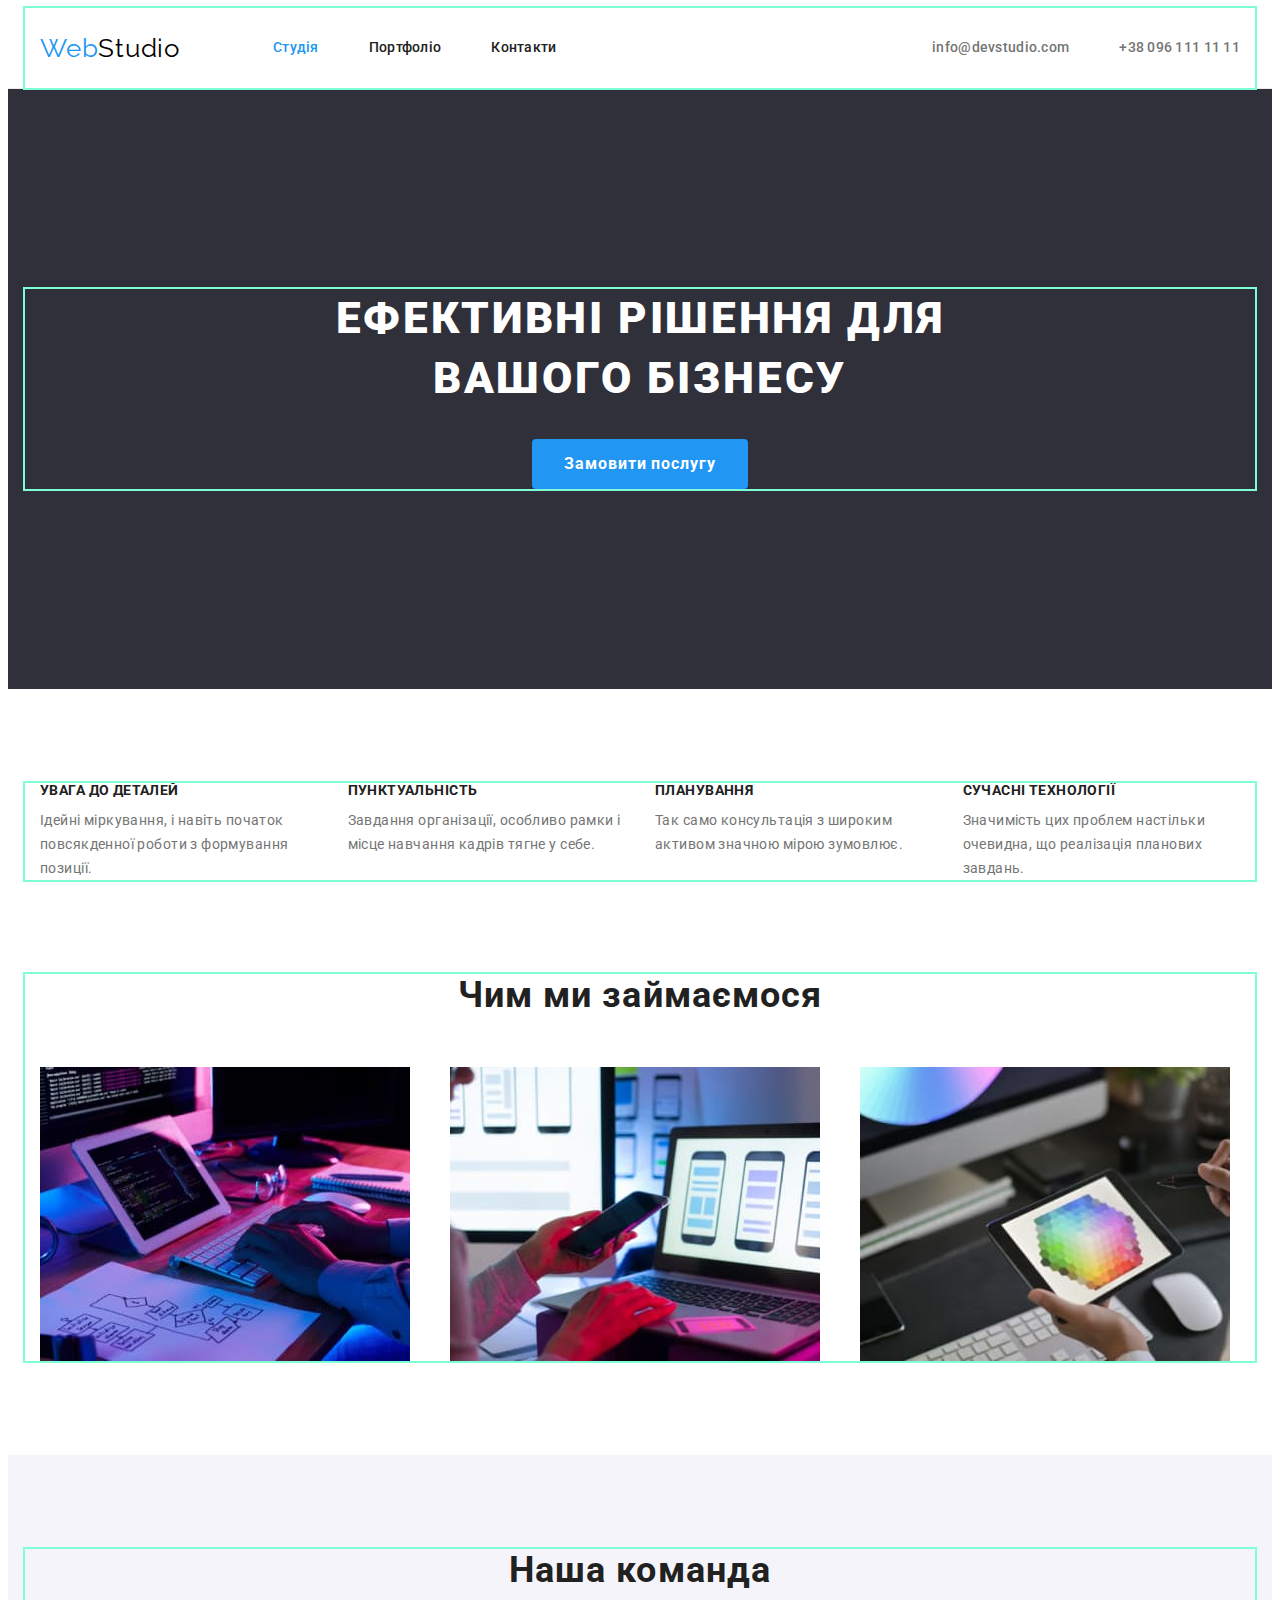
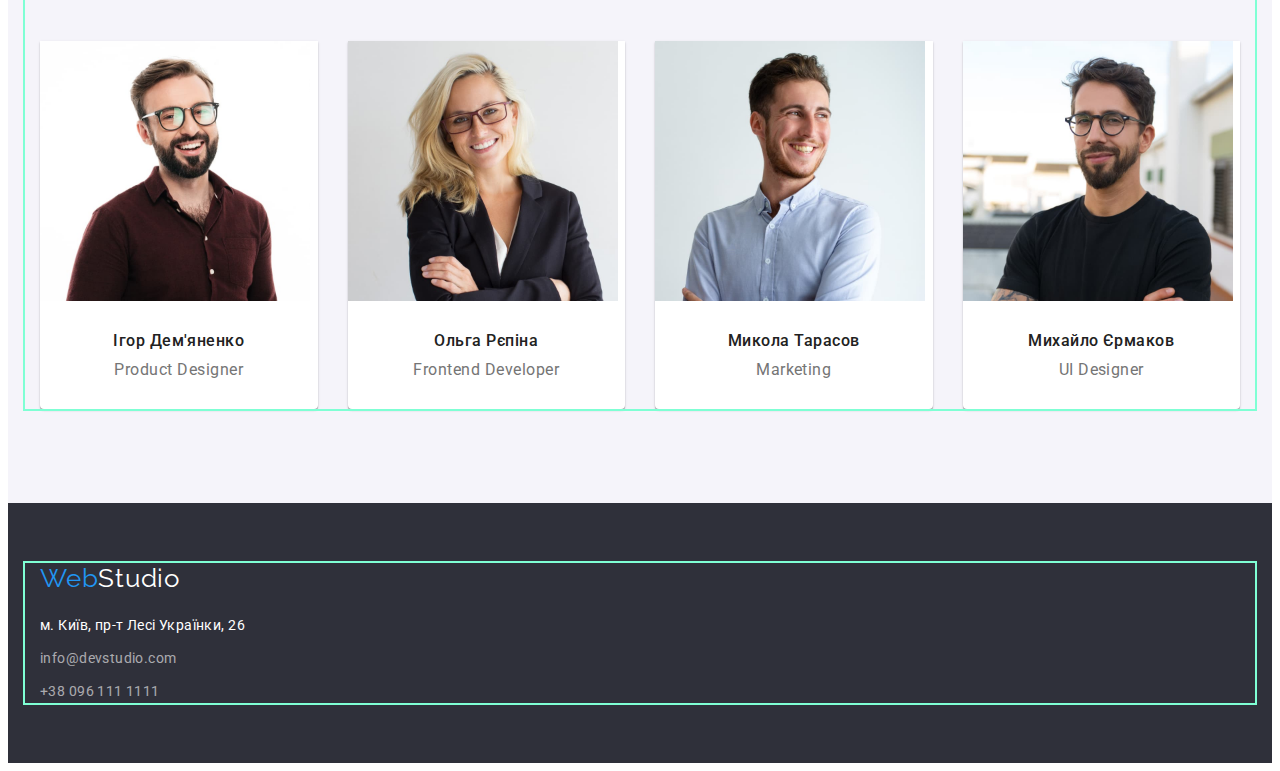
<file: index.html>
<!DOCTYPE html>
<html lang="uk">
  <head>
    <meta charset="UTF-8" />
    <meta http-equiv="X-UA-Compatible" content="IE=edge" />
    <meta name="viewport" content="width=device-width, initial-scale=1.0" />
    <title>Студія</title>
    <link rel="preconnect" href="https://fonts.googleapis.com" />
    <link rel="preconnect" href="https://fonts.gstatic.com" crossorigin />
    <link
      href="https://fonts.googleapis.com/css2?family=Raleway:wght@700&family=Roboto:wght@400;500;700;900&display=swap"
      rel="stylesheet" />
    <link
      rel="stylesheet"
      href="https://cdnjs.cloudflare.com/ajax/libs/modern-normalize/1.1.0/modern-normalize.min.css"
      integrity="sha512-wpPYUAdjBVSE4KJnH1VR1HeZfpl1ub8YT/NKx4PuQ5NmX2tKuGu6U/JRp5y+Y8XG2tV+wKQpNHVUX03MfMFn9Q=="
      crossorigin="anonymous"
      referrerpolicy="no-referrer" />
    <link rel="stylesheet" href="./css/styles.css" />
  </head>
  <body>
    <!-- Шапка сторінки -->
    <header class="header">
      <div class="header-container container">
        <nav class="header-nav">
          <a href="./index.html" lang="en" class="logo">
            Web<span class="logo-header">Studio</span>
          </a>
          <ul class="site-nav list">
            <li class="site-nav-item">
              <a href="./index.html" class="link current">Студія</a>
            </li>
            <li class="site-nav-item">
              <a href="./portfolio.html" class="link">Портфоліо</a>
            </li>
            <li class="site-nav-item">
              <a href="#" class="link">Контакти</a>
            </li>
          </ul>
        </nav>
        <ul class="site-contacts list">
          <li class="site-contacts-item">
            <a href="mailto:info@devstudio.com" class="link"
              >info@devstudio.com</a
            >
          </li>
          <li class="site-contacts-item">
            <a href="tel:+380961111111" class="link">+38 096 111 11 11</a>
          </li>
        </ul>
      </div>
    </header>
    <main>
      <!-- Герой -->
      <section class="hero">
        <div class="hero-container container">
          <h1 class="hero-title">Ефективні рішення для вашого бізнесу</h1>
          <button type="button" class="hero-btn">Замовити послугу</button>
        </div>
      </section>
      <!-- Переваги компанії -->
      <section class="benefits">
        <div class="benefits-container container">
          <h2 class="visually-hidden">Переваги компанії</h2>
          <ul class="benefits-list list">
            <li class="benefits-item">
              <h3 class="benefits-title">Увага до деталей</h3>
              <p class="benefits-el">
                Ідейні міркування, і навіть початок повсякденної роботи з
                формування позиції.
              </p>
            </li>
            <li class="benefits-item">
              <h3 class="benefits-title">Пунктуальність</h3>
              <p class="benefits-el">
                Завдання організації, особливо рамки і місце навчання кадрів
                тягне у себе.
              </p>
            </li>
            <li class="benefits-item">
              <h3 class="benefits-title">Планування</h3>
              <p class="benefits-el">
                Так само консультація з широким активом значною мірою зумовлює.
              </p>
            </li>
            <li class="benefits-item">
              <h3 class="benefits-title">Сучасні технології</h3>
              <p class="benefits-el">
                Значимість цих проблем настільки очевидна, що реалізація
                планових завдань.
              </p>
            </li>
          </ul>
        </div>
      </section>
      <!-- Чим ми займаємося -->
      <section class="examples section">
        <div class="examples-container container">
          <h2 class="title">Чим ми займаємося</h2>
          <ul class="examples-list list">
            <li class="examples-item">
              <img
                class="examples-img"
                src="./images/about-img-1.jpg"
                alt="Розробник створює код"
                width="370"
                height="294" />
            </li>
            <li class="examples-item">
              <img
                class="examples-img"
                src="./images/about-img-2.jpg"
                alt="Розробник створює дизайн додатку для мобільних пристроїв"
                width="370"
                height="294" />
            </li>
            <li class="examples-item">
              <img
                class="examples-img"
                src="./images/about-img-3.jpg"
                alt="Дизайнер підбирає палітру кольорів для проекту"
                width="370"
                height="294" />
            </li>
          </ul>
        </div>
      </section>
      <!-- Наша команда -->
      <section class="team section">
        <div class="team-container container">
          <h2 class="title">Наша команда</h2>
          <ul class="team-list list">
            <li class="team-item">
              <img
                class="team-img"
                src="./images/team-img-1.jpg"
                alt="Усміхнений шатен в окулярах бордовій сорочці"
                width="270"
                height="260" />
              <div class="team-wrap">
                <h3 class="team-title">Ігор Дем'яненко</h3>
                <p class="team-el" lang="en">Product Designer</p>
              </div>
            </li>
            <li class="team-item">
              <img
                class="team-img"
                src="./images/team-img-2.jpg"
                alt="Усміхнена блондинка в окулярах та чорному жакеті"
                width="270"
                height="260" />
              <div class="team-wrap">
                <h3 class="team-title">Ольга Рєпіна</h3>
                <p class="team-el" lang="en">Frontend Developer</p>
              </div>
            </li>
            <li class="team-item">
              <img
                class="team-img"
                src="./images/team-img-3.jpg"
                alt="Усміхнений шатен в блакитній сорочці"
                width="270"
                height="260" />
              <div class="team-wrap">
                <h3 class="team-title">Микола Тарасов</h3>
                <p class="team-el" lang="en">Marketing</p>
              </div>
            </li>
            <li class="team-item">
              <img
                class="team-img"
                src="./images/team-img-4.jpg"
                alt="Усміхнений брюнет в окулярах та чорній футболці"
                width="270"
                height="260" />
              <div class="team-wrap">
                <h3 class="team-title">Михайло Єрмаков</h3>
                <p class="team-el" lang="en">UI Designer</p>
              </div>
            </li>
          </ul>
        </div>
      </section>
    </main>
    <!-- Підвал сторінки -->
    <footer class="footer">
      <div class="footer-container container">
        <a href="./index.html" lang="en" class="logo">
          Web<span class="logo-footer">Studio</span>
        </a>
        <address class="address">
          <ul class="footer-list list">
            <li class="footer-item">
              <a
                class="address-link link"
                href="https://goo.gl/maps/MVAdU7KqTYujUdC46"
                target="_blank"
                rel="noopener noreferrer nofolow"
                >м. Київ, пр-т Лесі Українки, 26</a
              >
            </li>
            <li class="footer-item">
              <a class="link" href="mailto:info@devstudio.com"
                >info@devstudio.com</a
              >
            </li>
            <li class="footer-item">
              <a class="link" href="tel:+380961111111">+38 096 111 1111</a>
            </li>
          </ul>
        </address>
      </div>
    </footer>
  </body>
</html>
</file>
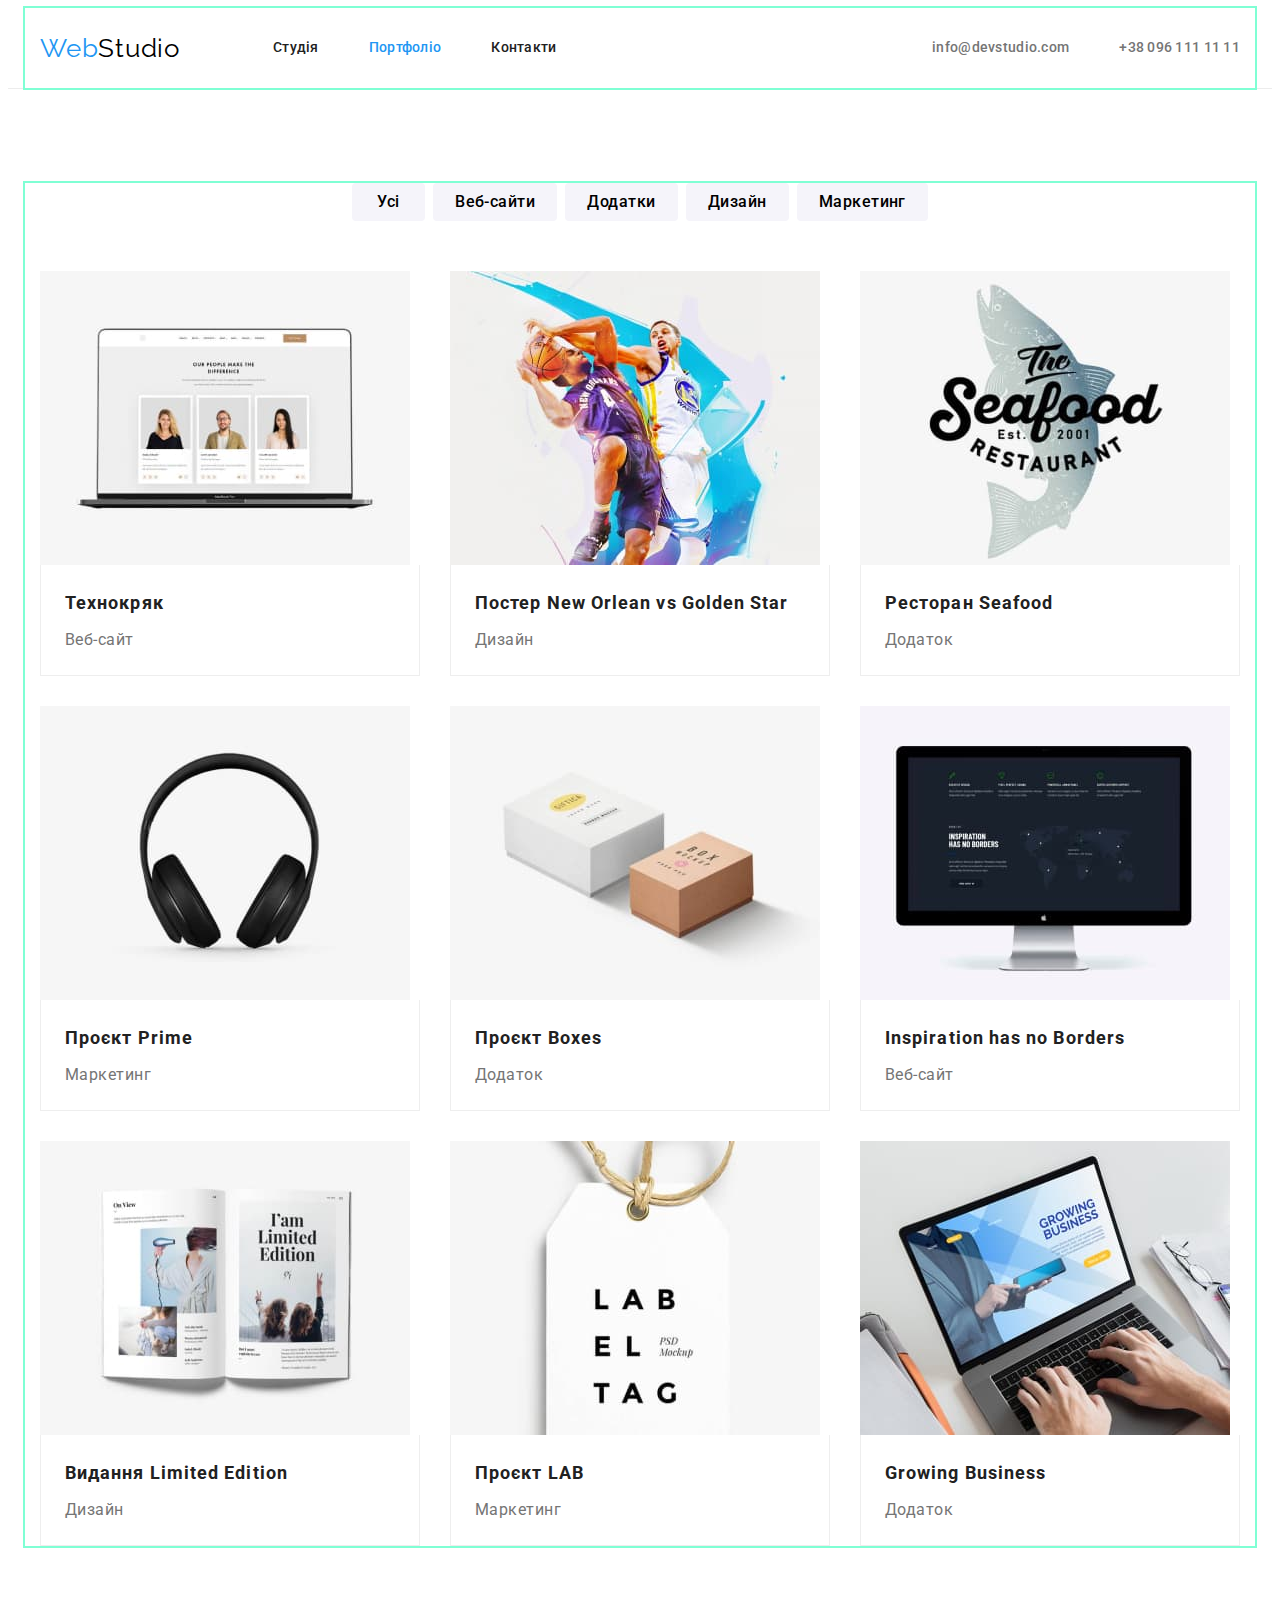
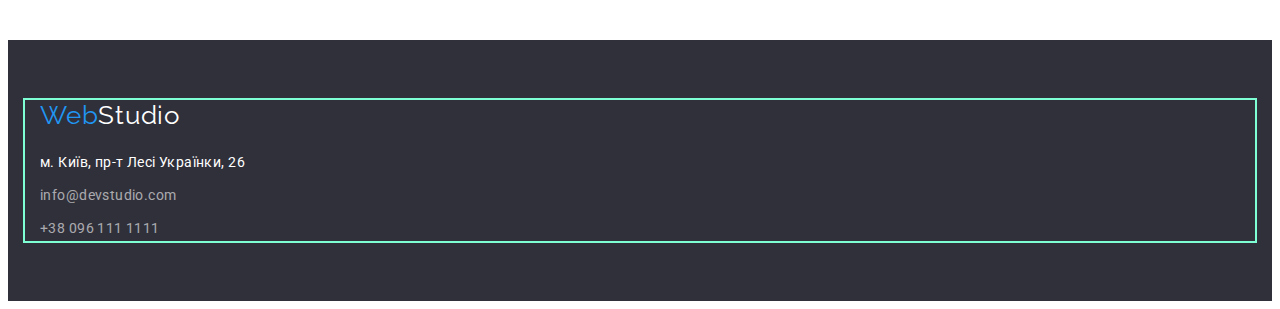
<file: portfolio.html>
<!DOCTYPE html>
<html lang="uk">
  <head>
    <meta charset="UTF-8" />
    <meta http-equiv="X-UA-Compatible" content="IE=edge" />
    <meta name="viewport" content="width=device-width, initial-scale=1.0" />
    <title>Портфоліо</title>
    <link rel="preconnect" href="https://fonts.googleapis.com" />
    <link rel="preconnect" href="https://fonts.gstatic.com" crossorigin />
    <link
      href="https://fonts.googleapis.com/css2?family=Raleway:wght@700&family=Roboto:wght@400;500;700;900&display=swap"
      rel="stylesheet" />
    <link
      rel="stylesheet"
      href="https://cdnjs.cloudflare.com/ajax/libs/modern-normalize/1.1.0/modern-normalize.min.css"
      integrity="sha512-wpPYUAdjBVSE4KJnH1VR1HeZfpl1ub8YT/NKx4PuQ5NmX2tKuGu6U/JRp5y+Y8XG2tV+wKQpNHVUX03MfMFn9Q=="
      crossorigin="anonymous"
      referrerpolicy="no-referrer" />
    <link rel="stylesheet" href="./css/styles.css" />
  </head>
  <body>
    <!-- Шапка сторінки -->
    <header class="header">
      <div class="header-container container">
        <nav class="header-nav">
          <a href="./index.html" lang="en" class="logo">
            Web<span class="logo-header">Studio</span>
          </a>
          <ul class="site-nav list">
            <li class="site-nav-item">
              <a href="./index.html" class="link">Студія</a>
            </li>
            <li class="site-nav-item">
              <a href="./portfolio.html" class="link current">Портфоліо</a>
            </li>
            <li class="site-nav-item">
              <a href="#" class="link">Контакти</a>
            </li>
          </ul>
        </nav>
        <ul class="site-contacts list">
          <li class="site-contacts-item">
            <a href="mailto:info@devstudio.com" class="link"
              >info@devstudio.com</a
            >
          </li>
          <li class="site-contacts-item">
            <a href="tel:+380961111111" class="link">+38 096 111 11 11</a>
          </li>
        </ul>
      </div>
    </header>
    <!-- Унікальний вміст сторінки -->
    <main>
      <section class="section">
        <div class="portfolio-container container">
          <h1 class="visually-hidden hero-title">Портфоліо</h1>
          <!-- Список з кнопками -->
          <ul class="btn-list list">
            <li><button class="portfolio-btn" type="button">Усі</button></li>
            <li>
              <button class="portfolio-btn" type="button">Веб-сайти</button>
            </li>
            <li>
              <button class="portfolio-btn" type="button">Додатки</button>
            </li>
            <li><button class="portfolio-btn" type="button">Дизайн</button></li>
            <li>
              <button class="portfolio-btn" type="button">Маркетинг</button>
            </li>
          </ul>

          <!-- Список з проектами -->

          <ul class="project-list list">
            <li class="project-item">
              <a class="link" href="#"
                ><img
                  src="./images/portfolio-1.jpg"
                  alt="Веб-сторінка з фото команди"
                  width="370"
                  height="294" />
                <div class="project-wrap">
                  <h2 class="project-title">Технокряк</h2>
                  <p class="project-el">Веб-сайт</p>
                </div></a
              >
            </li>
            <li class="project-item">
              <a class="link" href="#"
                ><img
                  src="./images/portfolio-2.jpg"
                  alt="Два баскетболіста"
                  width="370"
                  height="294" />
                <div class="project-wrap">
                  <h2 class="project-title">
                    Постер <span lang="en">New Orlean vs Golden Star</span>
                  </h2>
                  <p class="project-el">Дизайн</p>
                </div></a
              >
            </li>
            <li class="project-item">
              <a class="link" href="#"
                ><img
                  src="./images/portfolio-3.jpg"
                  alt="Логотип ресторану"
                  width="370"
                  height="294" />
                <div class="project-wrap">
                  <h2 class="project-title">
                    Ресторан <span lang="en">Seafood</span>
                  </h2>
                  <p class="project-el">Додаток</p>
                </div></a
              >
            </li>
            <li class="project-item">
              <a class="link" href="#"
                ><img
                  src="./images/portfolio-4.jpg"
                  alt="Навушники"
                  width="370"
                  height="294" />
                <div class="project-wrap">
                  <h2 class="project-title">
                    Проєкт <span lang="en">Prime</span>
                  </h2>
                  <p class="project-el">Маркетинг</p>
                </div></a
              >
            </li>
            <li class="project-item">
              <a class="link" href="#"
                ><img
                  src="./images/portfolio-5.jpg"
                  alt="Дві коробки"
                  width="370"
                  height="294" />
                <div class="project-wrap">
                  <h2 class="project-title">
                    Проєкт <span lang="en">Boxes</span>
                  </h2>
                  <p class="project-el">Додаток</p>
                </div></a
              >
            </li>
            <li class="project-item">
              <a class="link" href="#"
                ><img
                  src="./images/portfolio-6.jpg"
                  alt="Веб-сайт нв екрані комп'ютера"
                  width="370"
                  height="294" />
                <div class="project-wrap">
                  <h2 class="project-title" lang="en">
                    Inspiration has no Borders
                  </h2>
                  <p class="project-el">Веб-сайт</p>
                </div></a
              >
            </li>
            <li class="project-item">
              <a class="link" href="#"
                ><img
                  src="./images/portfolio-7.jpg"
                  alt="Розгорнутий журнал"
                  width="370"
                  height="294" />
                <div class="project-wrap">
                  <h2 class="project-title">
                    Видання <span lang="en">Limited Edition</span>
                  </h2>
                  <p class="project-el">Дизайн</p>
                </div></a
              >
            </li>
            <li class="project-item">
              <a class="link" href="#"
                ><img
                  src="./images/portfolio-8.jpg"
                  alt="Логотип компанії"
                  width="370"
                  height="294" />
                <div class="project-wrap">
                  <h2 class="project-title">
                    Проєкт <span lang="en">LAB</span>
                  </h2>
                  <p class="project-el">Маркетинг</p>
                </div></a
              >
            </li>
            <li class="project-item">
              <a class="link" href="#"
                ><img
                  src="./images/portfolio-9.jpg"
                  alt="Людина друкує на лептопі"
                  width="370"
                  height="294" />
                <div class="project-wrap">
                  <h2 class="project-title" lang="en">Growing Business</h2>
                  <p class="project-el">Додаток</p>
                </div></a
              >
            </li>
          </ul>
        </div>
      </section>
    </main>
    <!-- Підвал сторінки -->
    <footer class="footer">
      <div class="footer-container container">
        <a href="./index.html" lang="en" class="logo">
          Web<span class="logo-footer">Studio</span>
        </a>
        <address class="address">
          <ul class="footer-list list">
            <li class="footer-item">
              <a
                class="address-link link"
                href="https://goo.gl/maps/MVAdU7KqTYujUdC46"
                target="_blank"
                rel="noopener noreferrer nofolow"
                >м. Київ, пр-т Лесі Українки, 26</a
              >
            </li>
            <li class="footer-item">
              <a class="link" href="mailto:info@devstudio.com"
                >info@devstudio.com</a
              >
            </li>
            <li class="footer-item">
              <a class="link" href="tel:+380961111111">+38 096 111 1111</a>
            </li>
          </ul>
        </address>
      </div>
    </footer>
  </body>
</html>
</file>
<file: css/styles.css>
:root {
  --primary-text-color: #212121;
  --secondary-text-color: #757575;
  --accent-color: #2196f3;
  --primary-white-color: #ffffff;
  --secondary-bg-color: #2f303a;
  --opasity-white-color: rgba(255, 255, 255, 0.6);
  --only-black: #000000;
  --rare-bg-color: #f5f4fa;
  --secondary-blue-color: #188ce8;
  --secondary-border-color: #eeeeee;
  --primary-btn-color: #f5f4fa;
}
/* --Колір Studio #000000 
-----Колір фону Наша команда #F5F4FA
-----Колір для посилань у підвалі rgba(255, 255, 255, 0.6)
*/

/* -----------------------------Reset */
p,
h1,
h2,
h3,
h4,
h5,
h6 {
  margin: 0;
}
ul,
ol {
  list-style: none;
  margin: 0;
  padding: 0;
}
button {
  cursor: pointer;
}
address {
  font-style: normal;
}
img {
  display: block;
  max-width: 100%;
  height: auto;
}

/* --------------------Класові теги та класи-утіліти */

body {
  font-family: "Roboto", sans-serif;
  font-size: 14px;
  color: var(--primary-text-color);
  background-color: var(--primary-white-color);
}
.container {
  width: 1200px;
  padding: 0px 15px;
  margin: 0 auto;
  outline: 2px solid aquamarine;
}

.section {
  padding-top: 94px;
  padding-bottom: 94px;
}
.list {
  list-style: none;
}
.title {
  font-size: 36px;
  line-height: 1.17;
  text-align: center;
  letter-spacing: 0.03em;

  margin-bottom: 50px;
}
.link {
  text-decoration: none;
}
.visually-hidden {
  position: absolute;
  white-space: nowrap;
  width: 1px;
  height: 1px;
  overflow: hidden;
  border: 0;
  padding: 0;
  clip: rect(0 0 0 0);
  clip-path: inset(50%);
  margin: -1px;
}

/*------------------------ Шапка сторіки */

.header {
  border-bottom: 1px solid #ececec;
}

.header-container {
  display: flex;
  align-items: center;
}
.header-nav {
  display: flex;
  align-items: center;
}

.logo {
  font-family: "Raleway", sans-serif;
  font-size: 26px;
  line-height: 1.19;
  letter-spacing: 0.03em;
  text-decoration: none;

  display: inline-block;

  color: var(--accent-color);
}
.logo-header {
  color: var(--only-black);
}

.site-nav {
  display: flex;
  gap: 50px;
  margin-left: 93px;
}
.site-nav .link {
  font-weight: 500;
  line-height: 1.14;
  letter-spacing: 0.02em;
  color: var(--primary-text-color);

  display: block;
  padding: 32px 0px;
}
.site-nav .link:hover,
.site-nav .link:focus,
.site-nav .link:active {
  color: var(--accent-color);
}
.site-nav .link.current {
  color: var(--accent-color);
}

.site-contacts {
  display: flex;
  gap: 50px;
  margin-left: auto;
  align-items: center;
}
.site-contacts .link {
  font-weight: 500;
  line-height: 1.14;
  letter-spacing: 0.02em;
  color: var(--secondary-text-color);

  display: block;
}
.site-contacts .link:hover,
.site-contacts .link:focus {
  color: var(--accent-color);
}

/* ------------------------------------Герой */

.hero {
  text-align: center;
  padding-left: auto;
  padding-right: auto;
  padding-top: 200px;
  padding-bottom: 200px;

  background-color: var(--secondary-bg-color);
}

.hero-container {
  align-items: center;
}

.hero-title {
  font-weight: 900;
  font-size: 44px;
  line-height: 1.36;
  letter-spacing: 0.06em;
  text-transform: uppercase;

  display: inline-block;
  margin-bottom: 30px;
  max-width: 696px;

  color: var(--primary-white-color);
}

.hero-btn {
  display: block;
  margin: 0 auto;
  padding: 10px 32px;

  font-family: inherit;
  font-weight: 700;
  font-size: 16px;
  line-height: 1.88;
  letter-spacing: 0.06em;

  color: var(--primary-white-color);
  background-color: var(--accent-color);
  border-color: transparent;
  border-radius: 4px;
  border: none;
  cursor: pointer;
}
.hero-btn:hover,
.hero-btn:focus {
  background: var(--secondary-blue-color);
}

/* ----------------------Переваги компанії */

.benefits {
  padding-top: 94px;
}

.benefits-container {
  display: flex;
}

.benefits-list {
  display: flex;
  gap: 30px;
}

.benefits-item {
  flex-basis: calc((100% - 90px) / 4);
}

.benefits-title {
  font-size: 14px;
  line-height: 1.14;
  letter-spacing: 0.03em;
  text-transform: uppercase;

  margin-bottom: 10px;
}

.benefits-el {
  line-height: 1.71;
  letter-spacing: 0.03em;
  color: var(--secondary-text-color);
}

/* --------------------------Чим ми займаємося */

.examples-list {
  display: flex;
  gap: 30px;
}

.examples-item {
  flex-basis: calc((100% - 60px) / 3);
}

/* ---------------------------------------Наша команда */

.team {
  background-color: var(--rare-bg-color);
}

.team-list {
  display: flex;
  gap: 30px;
}

.team-item {
  flex-basis: calc((100% - 90px) / 4);

  box-shadow: 0px 1px 3px rgba(0, 0, 0, 0.12), 0px 1px 1px rgba(0, 0, 0, 0.14),
    0px 2px 1px rgba(0, 0, 0, 0.2);
  border-radius: 0px 0px 4px 4px;

  background-color: var(--primary-white-color);
}

.team-wrap {
  align-items: center;
  padding-top: 30px;
  padding-bottom: 30px;
}

.team-title,
.team-el {
  font-size: 16px;
  line-height: 1.19;
  text-align: center;
  letter-spacing: 0.03em;
}
.team-title {
  margin-bottom: 10px;
  font-weight: 500;
}
.team-el {
  color: var(--secondary-text-color);
}

/* ---------------------------------Підвал сторінки */

.footer {
  padding-top: 60px;
  padding-bottom: 60px;

  background-color: var(--secondary-bg-color);
}

.logo-footer {
  color: var(--primary-white-color);
}

.address {
  margin-top: 20px;
}

.footer-item:not(:last-child) {
  margin-bottom: 9px;
}

.footer-item > .link {
  font-style: normal;
  font-weight: 400;
  line-height: 1.71;
  letter-spacing: 0.03em;

  display: block;

  color: var(--opasity-white-color);
}

.footer-item > .address-link {
  color: var(--primary-white-color);
}

.footer-item > .link:hover,
.footer-item > .link:focus {
  color: var(--accent-color);
}

/*--------------------------------------------- Портфоліо */

/* Список з кнопками */

.btn-list {
  display: flex;
  gap: 8px;
  margin: 0 auto;
  margin-bottom: 50px;
  justify-content: center;
}

.portfolio-btn {
  font-family: inherit;
  font-weight: 500;
  font-size: 16px;
  line-height: 1.62;
  text-align: center;
  letter-spacing: 0.03em;
  background-color: var(--primary-btn-color);
  border-color: transparent;
  border-radius: 4px;
  border: none;
  cursor: pointer;

  display: inline-block;
  padding: 6px 22px;
  min-width: 73px;
}
.portfolio-btn:hover,
.portfolio-btn:focus {
  color: var(--primary-white-color);
  background-color: var(--accent-color);
  box-shadow: 0px 3px 1px rgba(0, 0, 0, 0.1), 0px 1px 2px rgba(0, 0, 0, 0.08),
    0px 2px 2px rgba(0, 0, 0, 0.12);
}

/* Список з проектами */

.project-list {
  display: flex;
  flex-wrap: wrap;
  gap: 30px;
}

.project-item {
  width: calc((100% - 60px) / 3);
}

.project-item > .link {
  display: block;
}

.project-item > .link:hover,
.project-item > .link:focus {
  box-shadow: 0px 1px 1px rgba(0, 0, 0, 0.12), 0px 4px 4px rgba(0, 0, 0, 0.06),
    1px 4px 6px rgba(0, 0, 0, 0.16);
}

.project-wrap {
  padding: 20px 24px;

  border: 1px solid #eeeeee;
  border-top: none;
}

.project-title {
  font-size: 18px;
  line-height: 2;
  letter-spacing: 0.06em;

  margin-bottom: 4px;

  color: var(--primary-text-color);
}
.project-el {
  font-size: 16px;
  line-height: 1.88;
  letter-spacing: 0.03em;
  color: var(--secondary-text-color);
}
</file>
